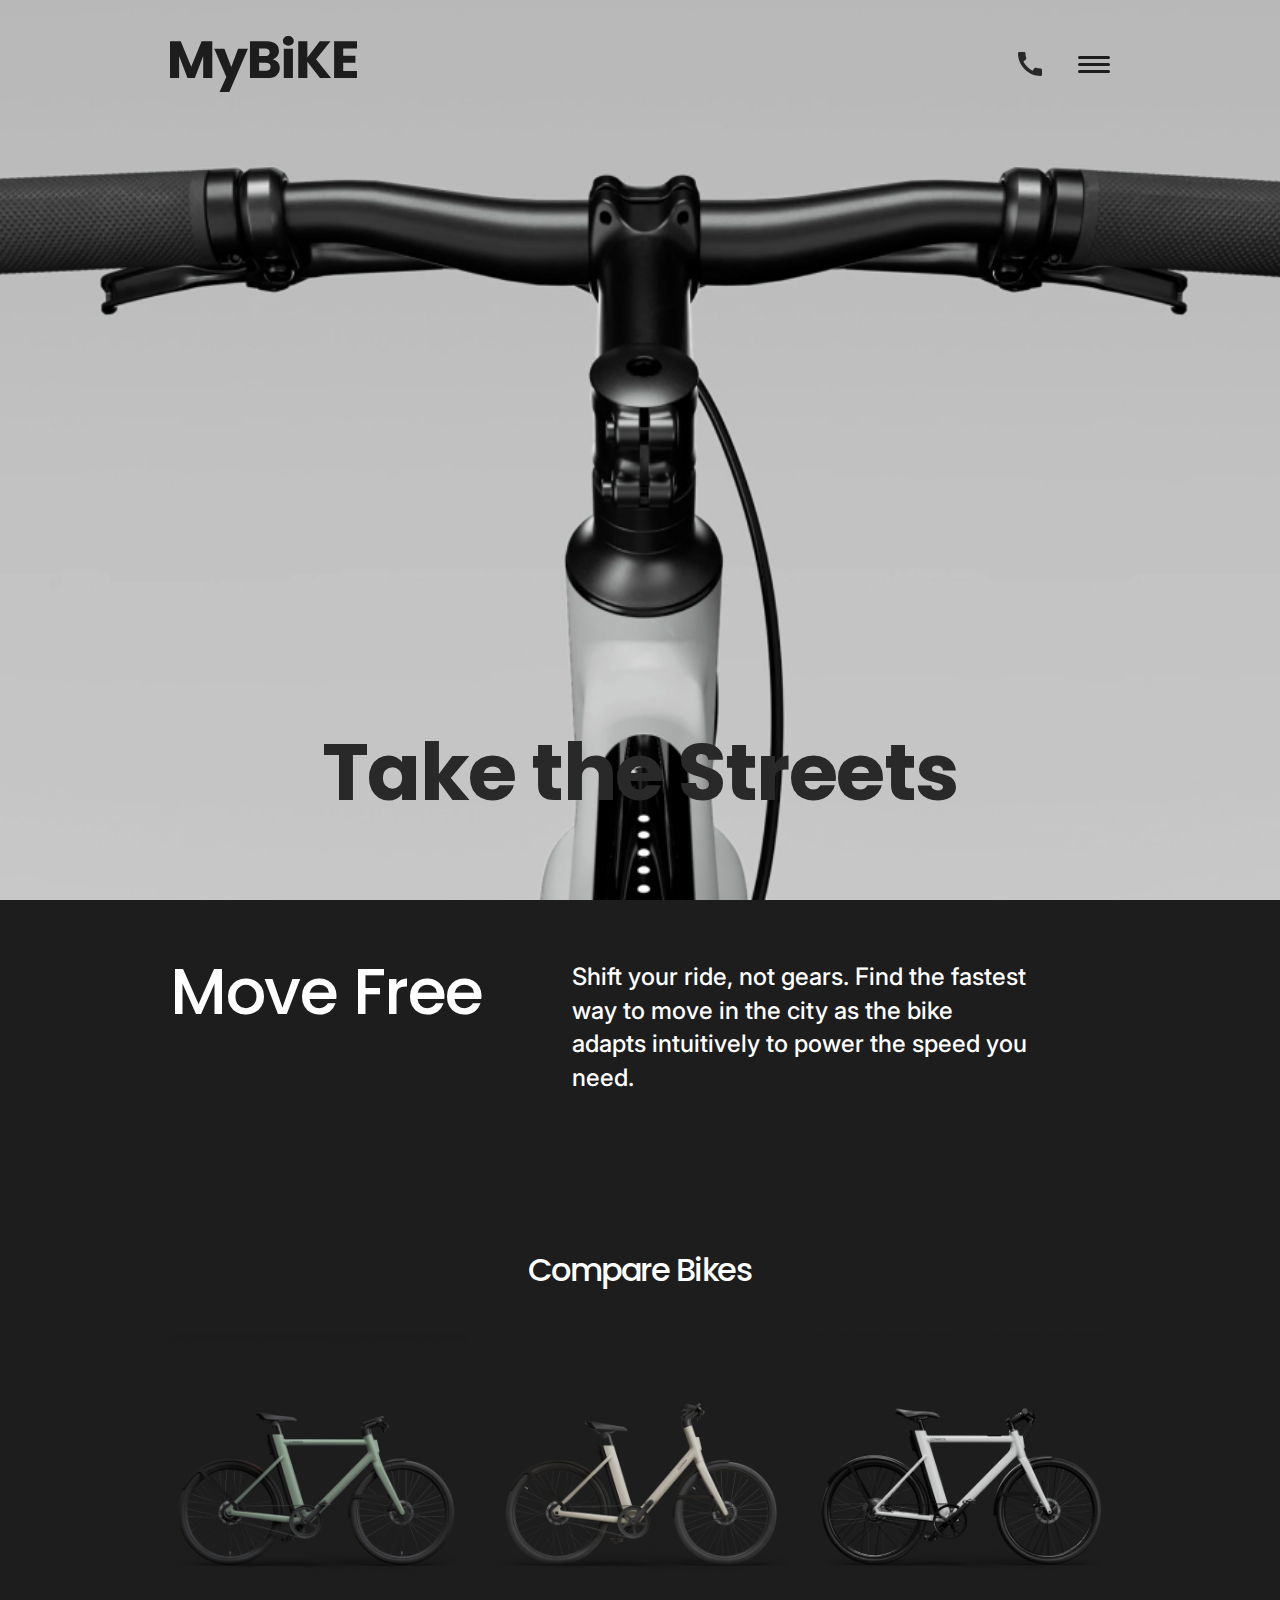
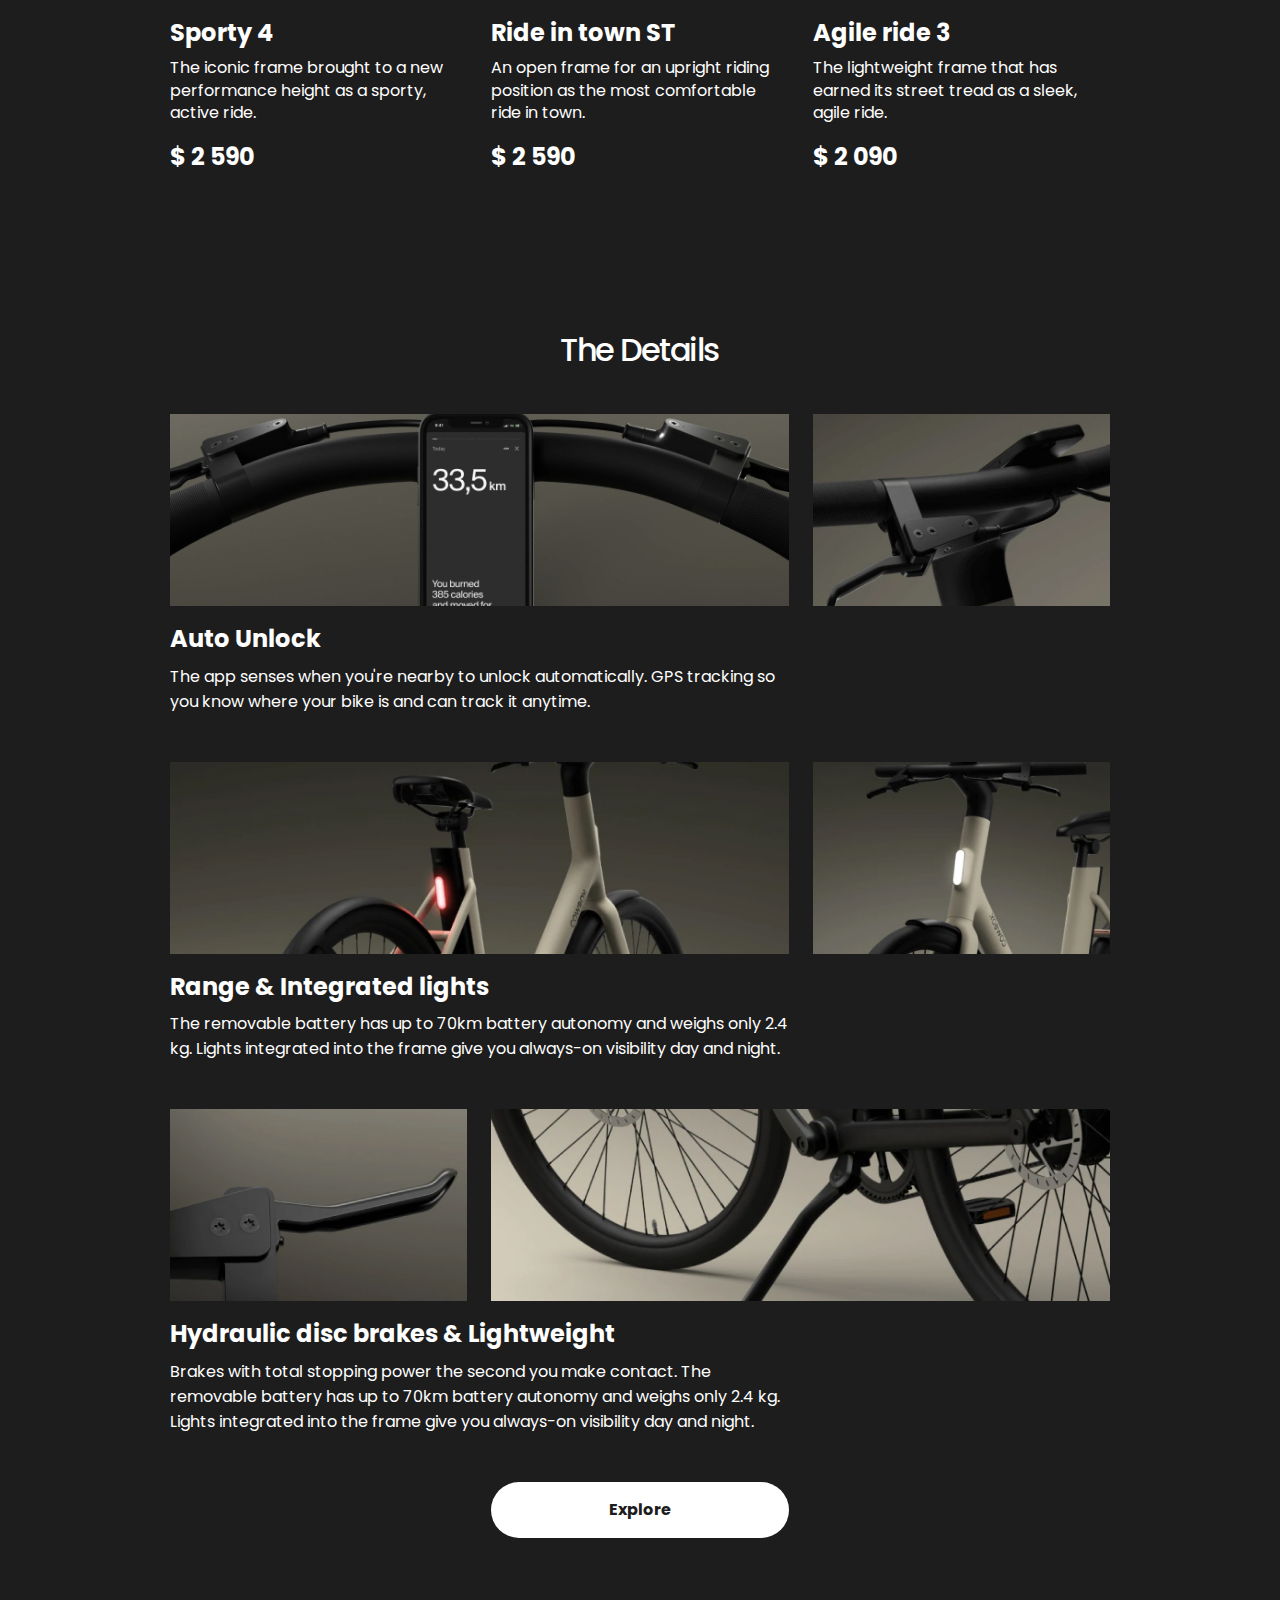
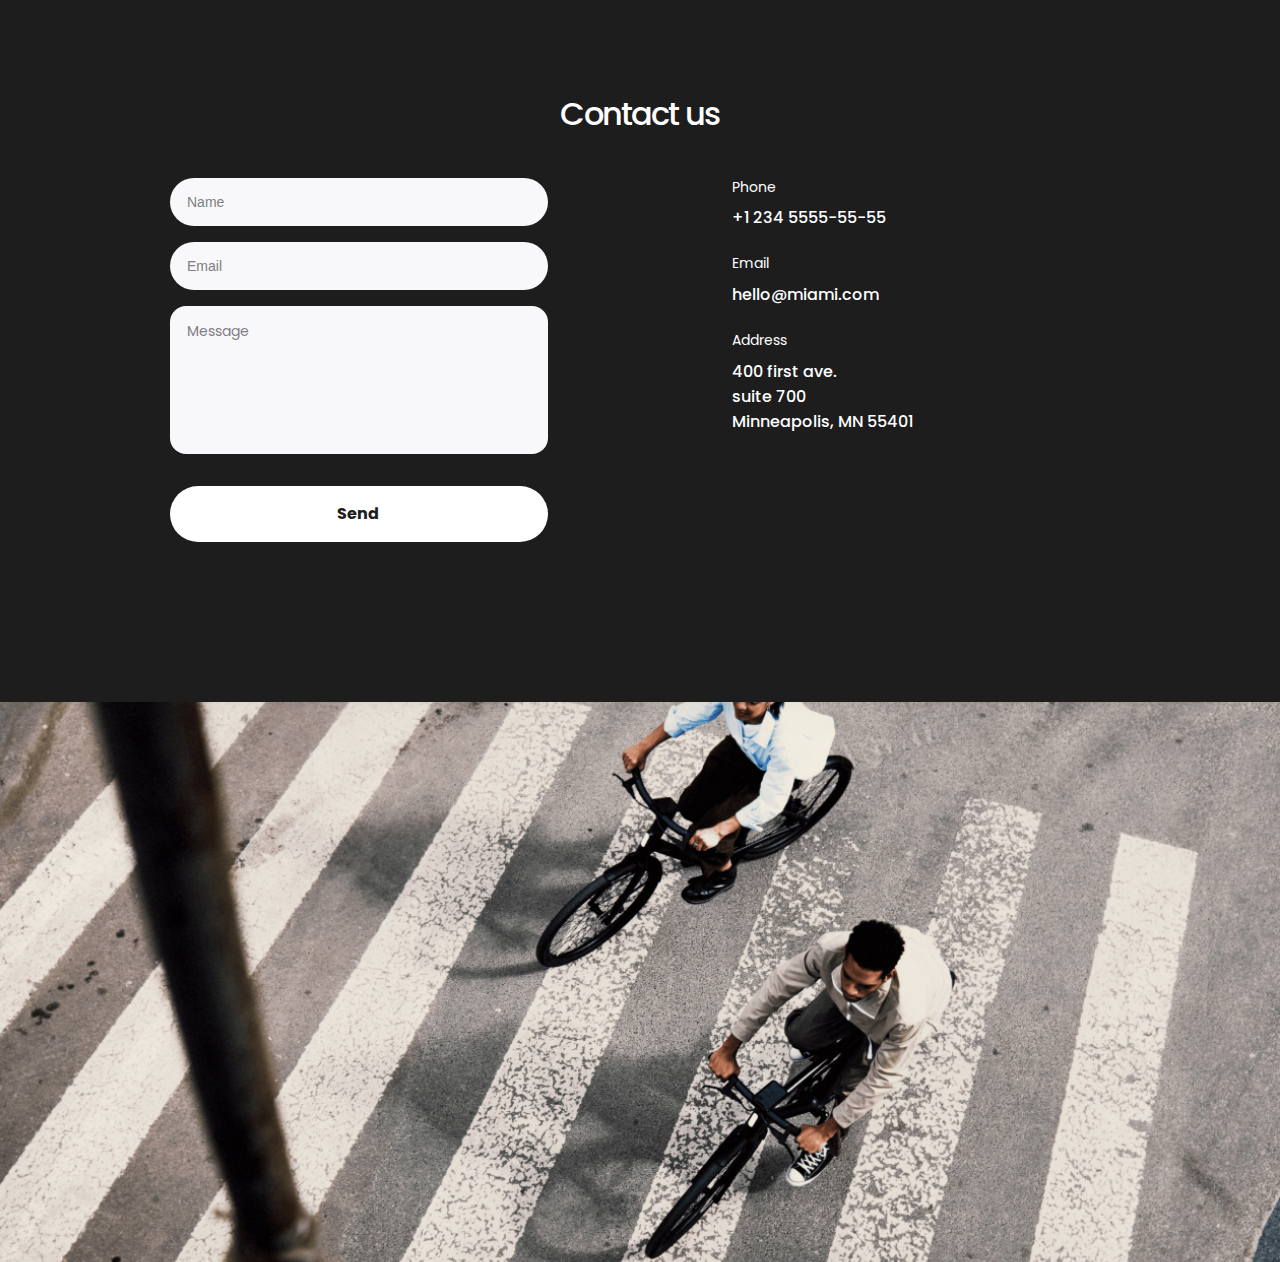
<file: index.html>
<!DOCTYPE html><html lang="en" class="page"><head><meta charset="UTF-8"><meta name="viewport" content="width=device-width, initial-scale=1.0"><title>MYBIKE</title><link rel="shortcut icon" href="favicon.fa6612ad.png" type="image/x-icon"><link rel="preconnect" href="https://fonts.googleapis.com"><link rel="preconnect" href="https://fonts.gstatic.com"><link href="https://fonts.googleapis.com/css2?family=Inter:wght@500;700&family=Poppins:wght@400;500;700&display=swap" rel="stylesheet"><link rel="stylesheet" href="main.5fc3d444.css"><script src="main.7865b1c6.js" defer></script></head><body class="page__body"> <header class="header page__header"> <div class="container"> <div class="header__content"> <div class="top-actions"> <a href="https://www.mybike.ua/ua" class="logo" target="_blank"> <img class="logo__image" src="logo.8583e6be.svg" alt="MYBIKE logo"> </a> <div class="header__actions"> <div> <a href="tel:+1 234 555-55-55" class="header__call icon icon--call"></a> </div> <a href="#menu" class="header__menu-icon icon icon--menu-opener"> <span></span> <span></span> <span></span> </a> </div> </div> <h1 class="header__title"> Take the Streets </h1> </div> </div> </header> <nav class="menu page__menu" id="menu"> <div class="container"> <div class="menu__content"> <div class="top-actions top-actions--in-menu menu__top"> <a href="https://www.mybike.ua/ua" class="logo logo--small" target="_blank"> <img class="logo__image" src="logo.8583e6be.svg" alt="MYBIKE logo"> </a> <div> <a href="#" class="top-actions__cross icon icon--cross"></a> </div> </div> <ul class="menu__list"> <li class="menu__item"> <a href="#" class="menu__link"> Home </a> </li> <li class="menu__item"> <a href="#about-us" class="menu__link"> About Us </a> </li> <li class="menu__item"> <a href="#compare-bikes" class="menu__link"> Compare Bikes </a> </li> <li class="menu__item"> <a href="#details" class="menu__link"> Details </a> </li> <li class="menu__item"> <a href="#contacts" class="menu__link"> Contacts </a> </li> </ul> <a href="tel:+1 234 5555-55-55" class="menu__call menu__call--phone"> +1 234 5555-55-55 </a> <a href="tel:+1 234 5555-55-55" class="menu__call menu__call--action"> Book a test ride </a> </div> </div> </nav> <main class="main"> <section class="page__section about" id="about-us"> <div class="container"> <div class="grid grid--tablet"> <h2 class="about__title grid__item grid__item--d--1-5 grid__item--t--1-3"> Move Free </h2> <p class="about__paragraph grid__item grid__item--d--6-11 grid__item--t--4-6"> Shift your ride, not gears. Find the fastest way to move in the city as the bike adapts intuitively to power the speed you need. </p> </div> </div> </section> <section class="page__section compare-bikes" id="compare-bikes"> <div class="container"> <h2 class="page__section-title"> Compare Bikes </h2> <div class="grid grid--tablet"> <div class="bike-card compare-bikes__card grid__item grid__item--t--2-5 grid__item--d--1-4"> <img src="1.bb8443e1.png" alt="Sporty 4" class="bike-card__image"> <h2 class="bike-card__title"> Sporty 4 </h2> <p class="bike-card__description"> The iconic frame brought to a new performance height as a sporty, active ride. </p> <p class="bike-card__price"> $ 2 590 </p> </div> <div class="bike-card compare-bikes__card grid__item grid__item--t--2-5 grid__item--d--5-8"> <img src="2.1a7ed235.png" alt="Ride in town ST" class="bike-card__image"> <h2 class="bike-card__title"> Ride in town ST </h2> <p class="bike-card__description"> An open frame for an upright riding position as the most comfortable ride in town. </p> <p class="bike-card__price"> $ 2 590 </p> </div> <div class="bike-card compare-bikes__card grid__item grid__item--t--2-5 grid__item--d--9-12"> <img src="3.a6a67771.png" alt="Agile ride 3" class="bike-card__image"> <h2 class="bike-card__title"> Agile ride 3 </h2> <p class="bike-card__description"> The lightweight frame that has earned its street tread as a sleek, agile ride. </p> <p class="bike-card__price"> $ 2 090 </p> </div> </div> </div> </section> <section class="page__section details" id="details"> <div class="container"> <h2 class="page__section-title"> The Details </h2> <div class="benefit details__benefit"> <div class="benefit__images"> <div class="grid"> <div class="grid__item grid__item--d--1-8 grid__item--t--1-4"> <div class="benefit__image-container"> <img src="1.18e11715.jpg" alt="benefit №1" class="benefit__image"> </div> </div> <div class="grid__item grid__item--d--9-12 grid__item--t--5-6"> <div class="benefit__image-container"> <img src="2.203ca340.jpg" alt="benefit №1 - Auto Unlock" class="benefit__image"> </div> </div> </div> </div> <div class="benefit__text"> <div class="grid grid--desktop"> <div class="grid__item grid__item--d--1-8"> <h4 class="benefit__title"> Auto Unlock </h4> <p class="benefir__description"> The app senses when you're nearby to unlock automatically. GPS tracking so you know where your bike is and can track it anytime. </p> </div> </div> </div> </div> <div class="benefit details__benefit"> <div class="benefit__images"> <div class="grid"> <div class="grid__item grid__item--d--1-8 grid__item--t--1-4"> <div class="benefit__image-container"> <img src="3.45cf7983.jpg" alt="benefit №2 - Range & Integrated lights" class="benefit__image"> </div> </div> <div class="grid__item grid__item--d--9-12 grid__item--t--5-6"> <div class="benefit__image-container"> <img src="4.a577c1d9.jpg" alt="benefit №2 - Range & Integrated lights" class="benefit__image"> </div> </div> </div> </div> <div class="benefit__text"> <div class="grid grid--desktop"> <div class="grid__item grid__item--d--1-8"> <h4 class="benefit__title"> Range & Integrated lights </h4> <p class="benefir__description"> The removable battery has up to 70km battery autonomy and weighs only 2.4 kg. Lights integrated into the frame give you always-on visibility day and night. </p> </div> </div> </div> </div> <div class="benefit details__benefit"> <div class="benefit__images"> <div class="grid"> <div class="grid__item grid__item--d--1-4 grid__item--t--1-2"> <div class="benefit__image-container"> <img src="5.aaebbd6f.jpg" alt="benefit №3 - Hydraulic disc brakes & Lightweight" class="benefit__image"> </div> </div> <div class="grid__item grid__item--d--5-12 grid__item--t--3-6"> <div class="benefit__image-container"> <img src="6.7ef5a885.jpg" alt="benefit №3 - Hydraulic disc brakes & Lightweight" class="benefit__image"> </div> </div> </div> </div> <div class="benefit__text"> <div class="grid grid--desktop"> <div class="grid__item grid__item--d--1-8"> <h4 class="benefit__title"> Hydraulic disc brakes & Lightweight </h4> <p class="benefir__description"> Brakes with total stopping power the second you make contact. The removable battery has up to 70km battery autonomy and weighs only 2.4 kg. Lights integrated into the frame give you always-on visibility day and night. </p> </div> </div> </div> </div> <div class="grid grid--tablet"> <div class="grid__item grid__item--d--5-8 grid__item--t--2-5"> <button class="details__button button"> Explore </button> </div> </div> </div> </section> <section class="page__section contacts" id="contacts"> <div class="container"> <h2 class="page__section-title"> Contact us </h2> <div class="grid grid--tablet"> <div class="grid__item grid__item--d--1-5 grid__item--t--1-3"> <form action="/" class="contacts__form" id="contact-form" method="post"> <label> <input class="contacts__field form-field" type="text" name="name" placeholder="Name" required> </label> <label> <input class="contacts__field form-field" type="email" name="email" placeholder="Email" required> </label> <label> <textarea class="contacts__field contacts__field--last form-field form-field--textarea" name="Message" placeholder="Message" required></textarea> </label> <label> <button class="button button--submit"> Send </button> </label> </form> </div> <div class="grid__item grid__item--d--8-10 grid__item--t--4-6"> <div class="contacts__info"> <div class="contacts__info-title"> Phone </div> <a href="tel:+1 234 5555-55-55" class="contacts__info-link"> +1 234 5555-55-55 </a> </div> <div class="contacts__info"> <div class="contacts__info-title"> Email </div> <a href="mailto:hello@miami.com" class="contacts__info-link"> hello@miami.com </a> </div> <div class="contacts__info"> <div class="contacts__info-title"> Address </div> <a href="https://goo.gl/maps/Kv8S7pZhTvVH6D5V6" target="_blank" class="contacts__info-link"> 400 first ave. <br> suite 700 <br> Minneapolis, MN 55401 </a> </div> </div> </div> </div> </section> </main> <footer class="footer"> </footer> </body></html>
</file>
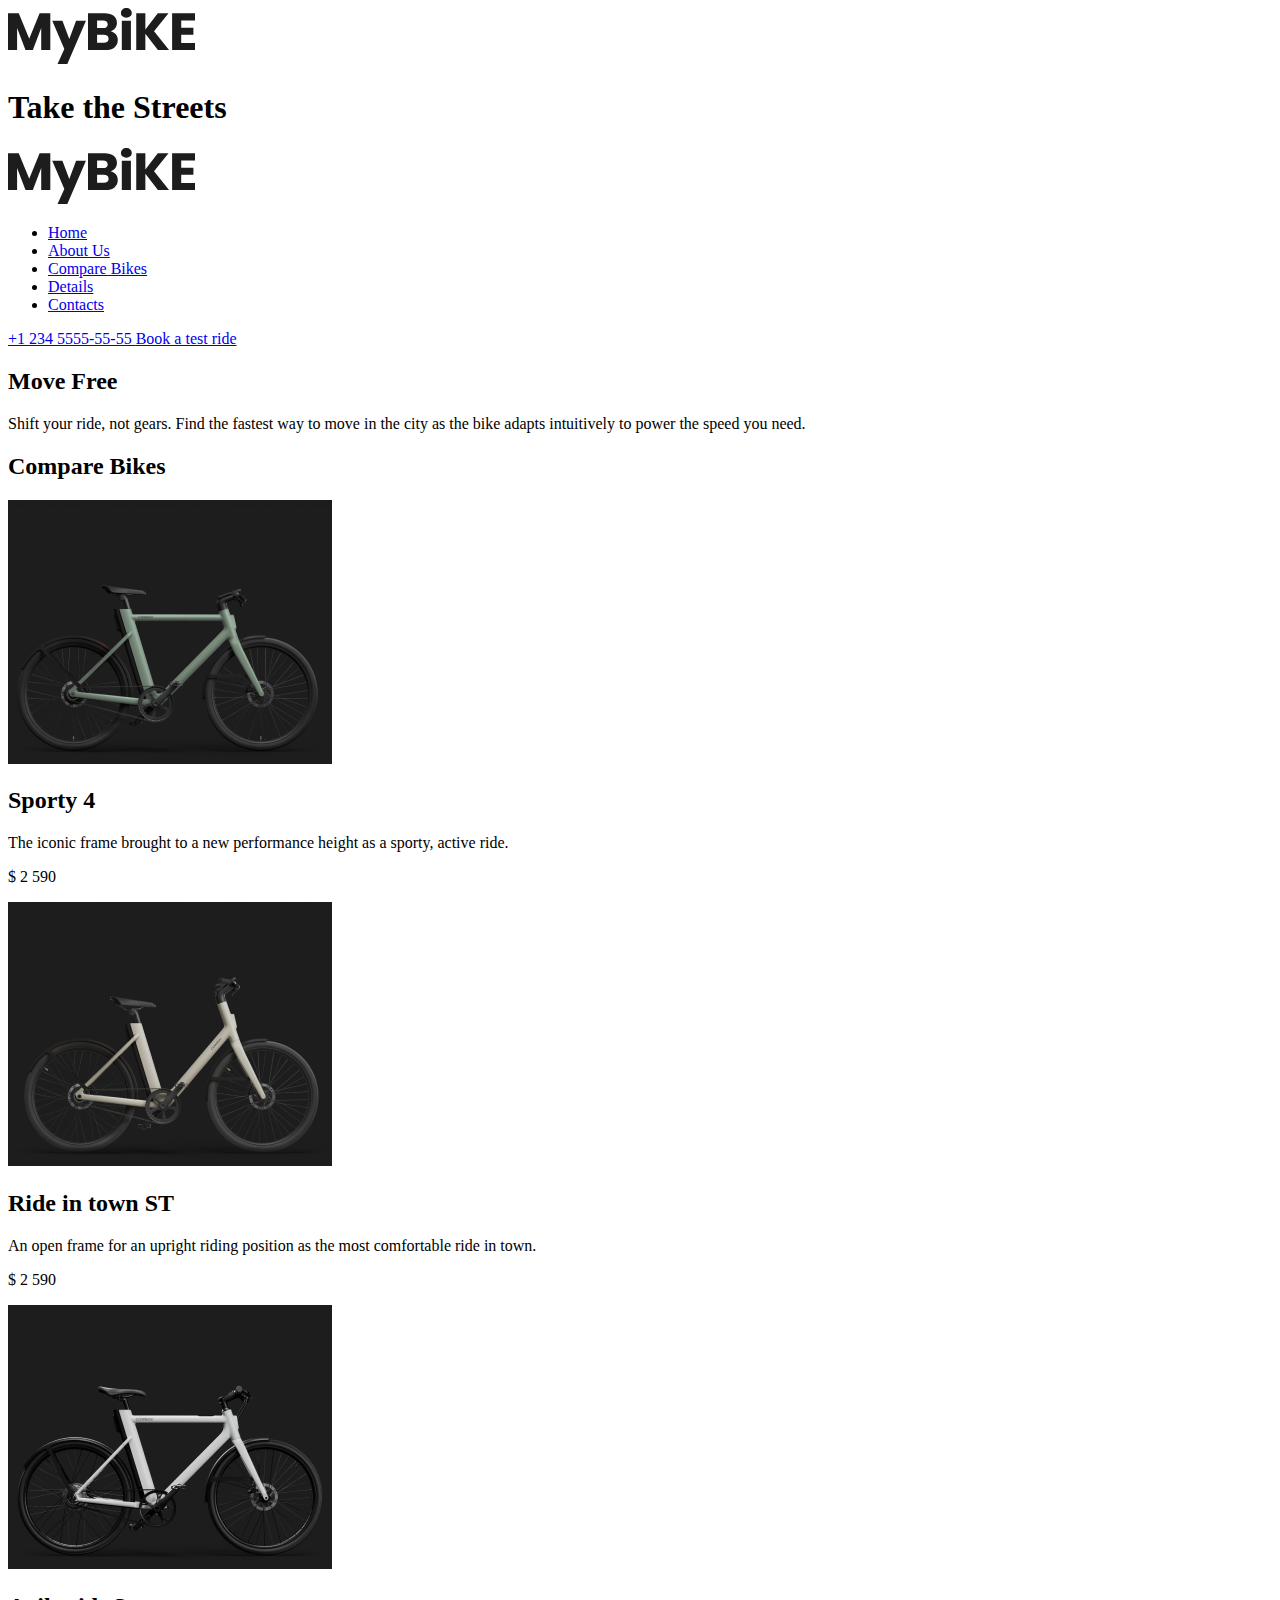
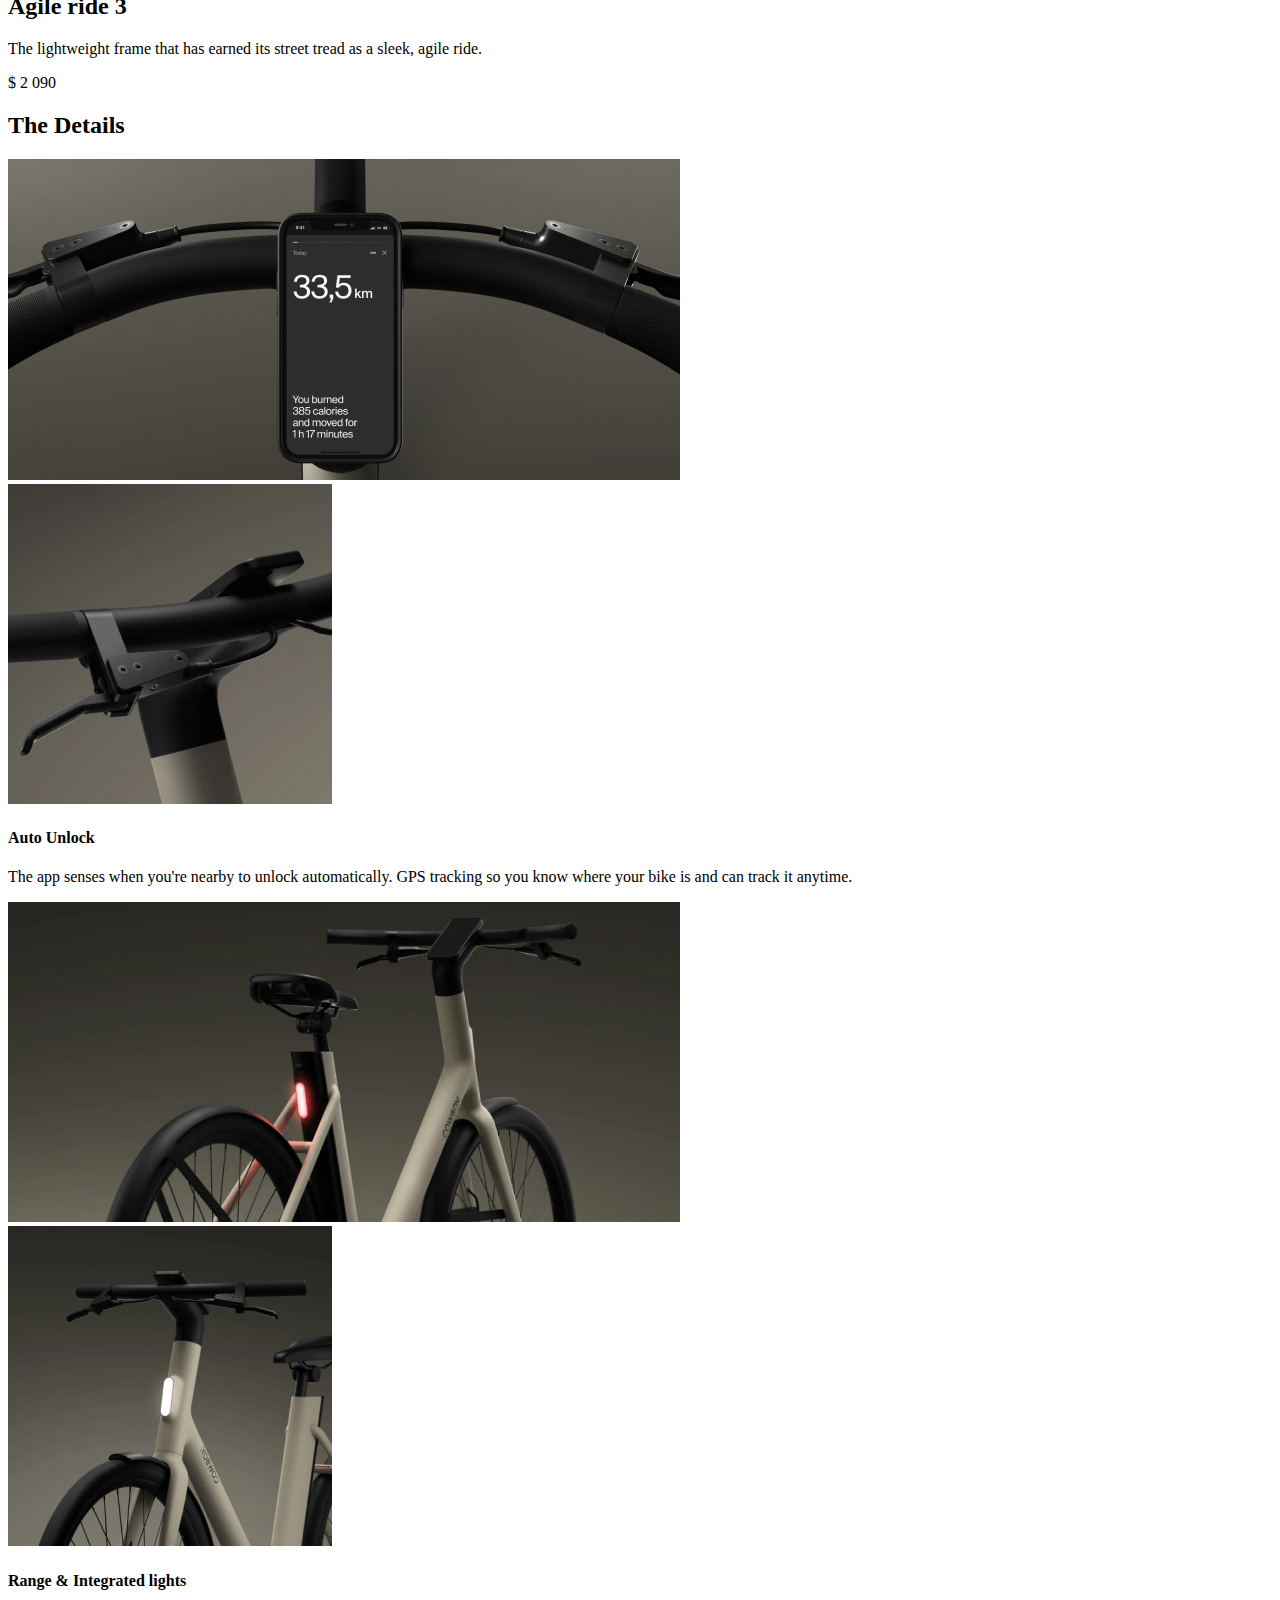
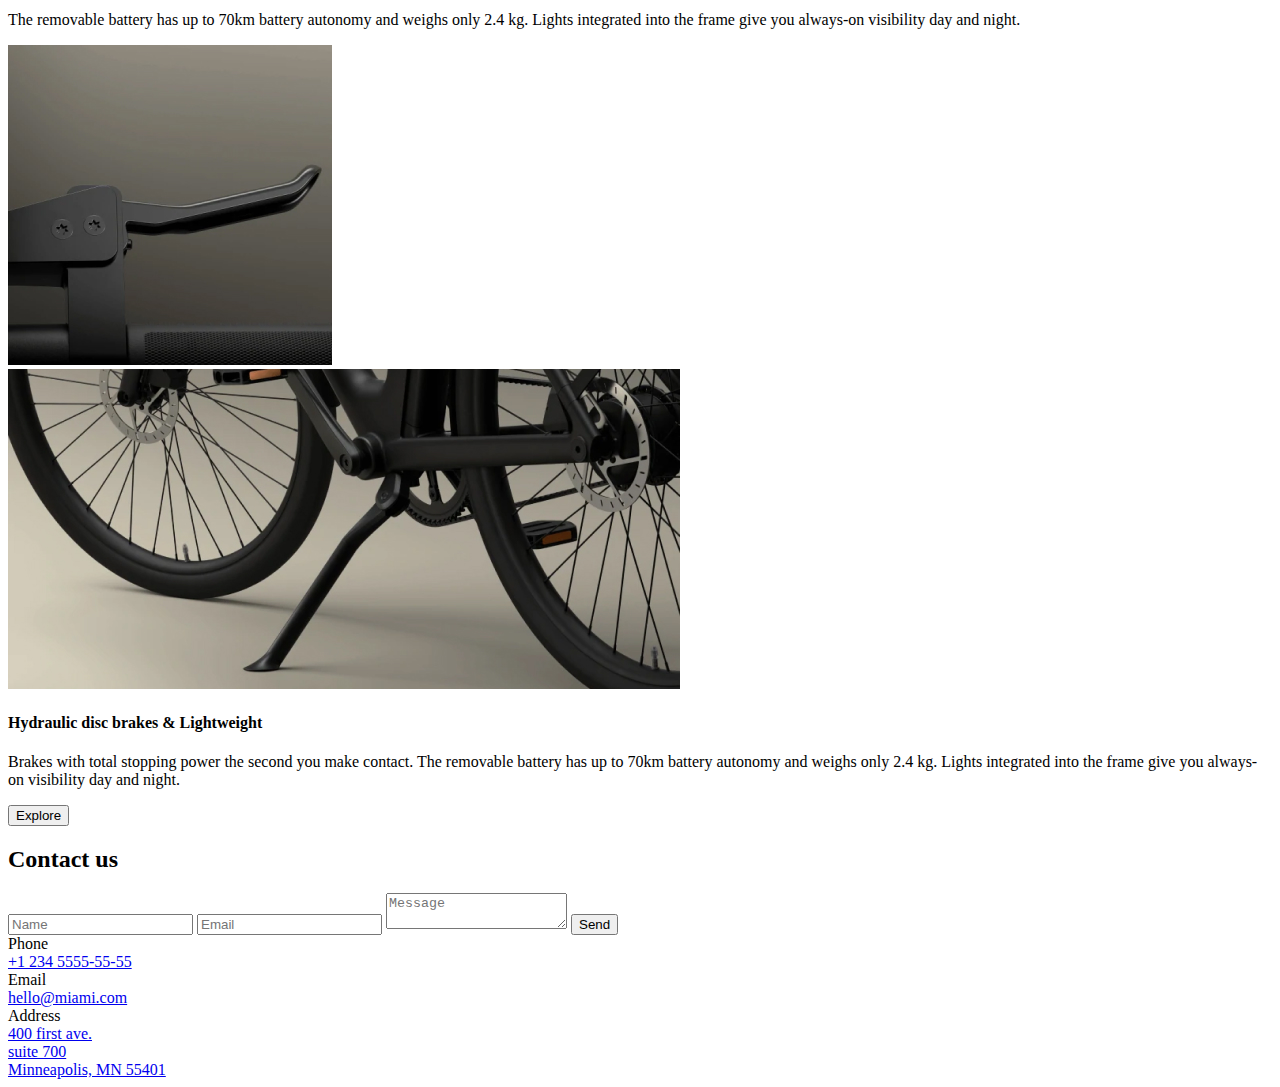
<file: src/index.html>
<!DOCTYPE html>
<html lang="en" class="page">
  <head>
    <meta charset="UTF-8">
    <meta name="viewport" content="width=device-width, initial-scale=1.0">
    <title>MYBIKE</title>

    <link rel="shortcut icon" href="images/favicon.png" type="image/x-icon">

    <link rel="preconnect" href="https://fonts.googleapis.com">
    <link rel="preconnect" href="https://fonts.gstatic.com">
    <link href="https://fonts.googleapis.com/css2?family=Inter:wght@500;700&family=Poppins:wght@400;500;700&display=swap" rel="stylesheet">

    <link rel="stylesheet" href="./styles/main.scss">
    <script src="scripts/main.js" defer></script>
  </head>
  <body class="page__body">
    <header class="header page__header" >
      <div class="container">
        <div class="header__content">
          <div class="top-actions">
            <a
              href="https://www.mybike.ua/ua"
              class="logo"
              target="_blank"
            >
              <img
                class="logo__image"
                src="images/logo.svg"
                alt="MYBIKE logo"
              >
            </a>
            <div class="header__actions">
              <div>
                <a href="tel:+1 234 555-55-55" class="header__call icon icon--call"></a>
              </div>
              <a href="#menu" class="header__menu-icon icon icon--menu-opener">
                <span></span>
                <span></span>
                <span></span>
              </a>
            </div>
          </div>
          <h1 class="header__title">
            Take the Streets
          </h1>
        </div>
      </div>
    </header>

    <nav class="menu page__menu" id="menu">
      <div class="container">
        <div class="menu__content">
          <div class="top-actions top-actions--in-menu menu__top">
            <a
              href="https://www.mybike.ua/ua"
              class="logo logo--small"
              target="_blank"
            >
              <img
                class="logo__image"
                src="images/logo.svg"
                alt="MYBIKE logo"
              >
            </a>
            <div>
              <a href="#" class="top-actions__cross icon icon--cross"></a>
            </div>
          </div>

          <ul class="menu__list">
            <li class="menu__item">
              <a href="#" class="menu__link">
                Home
              </a>
            </li>
            <li class="menu__item">
              <a href="#about-us" class="menu__link">
                About Us
              </a>
            </li>
            <li class="menu__item">
              <a href="#compare-bikes" class="menu__link">
                Compare Bikes
              </a>
            </li>
            <li class="menu__item">
              <a href="#details" class="menu__link">
                Details
              </a>
            </li>
            <li class="menu__item">
              <a href="#contacts" class="menu__link">
                Contacts
              </a>
            </li>
          </ul>

          <a
            href="tel:+1 234 5555-55-55"
            class="menu__call menu__call--phone"
          >
            +1 234 5555-55-55
          </a>
          <a
            href="tel:+1 234 5555-55-55"
            class="menu__call menu__call--action"
          >
            Book a test ride
          </a>
        </div>
      </div>
    </nav>

    <main class="main">
      <section class="page__section about" id="about-us">
        <div class="container">
          <div class="grid grid--tablet">
            <h2
              class="about__title
                grid__item
                grid__item--d--1-5
                grid__item--t--1-3"
            >
              Move Free
            </h2>
            <p
              class="about__paragraph
                grid__item
                grid__item--d--6-11
                grid__item--t--4-6"
              >
              Shift your ride, not gears. Find the fastest way to move in the city as the bike adapts intuitively to power the speed you need.
            </p>
          </div>
        </div>
      </section>

      <section class="page__section compare-bikes" id="compare-bikes">
        <div class="container">
          <h2 class="page__section-title">
            Compare Bikes
          </h2>
          <div class="grid grid--tablet">
            <div class="bike-card
              compare-bikes__card
              grid__item
              grid__item--t--2-5
              grid__item--d--1-4"
            >
              <img
                src="./images/bikes/1.png"
                alt="Sporty 4"
                class="bike-card__image"
              >
              <h2 class="bike-card__title">
                Sporty 4
              </h2>
              <p class="bike-card__description">
                The iconic frame brought to a new performance height as a sporty, active ride.
              </p>
              <p class="bike-card__price">
                $ 2 590
              </p>
            </div>
            <div class="bike-card
              compare-bikes__card
              grid__item
              grid__item--t--2-5
              grid__item--d--5-8"
            >
              <img
                src="./images/bikes/2.png"
                alt="Ride in town ST"
                class="bike-card__image"
              >
              <h2 class="bike-card__title">
                Ride in town ST
              </h2>
              <p class="bike-card__description">
                An open frame for an upright riding position as the most comfortable ride in town.
              </p>
              <p class="bike-card__price">
                $ 2 590
              </p>
            </div>
            <div class="bike-card
              compare-bikes__card
              grid__item
              grid__item--t--2-5
              grid__item--d--9-12"
            >
              <img
                src="images/bikes/3.png"
                alt="Agile ride 3"
                class="bike-card__image"
              >
              <h2 class="bike-card__title">
                Agile ride 3
              </h2>
              <p class="bike-card__description">
                The lightweight frame that has earned its street tread as a sleek, agile ride.
              </p>
              <p class="bike-card__price">
                $ 2 090
              </p>
            </div>
          </div>
        </div>
      </section>

      <section class="page__section details" id="details">
        <div class="container">
          <h2 class="page__section-title">
            The Details
          </h2>
          <div class="benefit details__benefit">
            <div class="benefit__images">
              <div class="grid">
                <div class="grid__item
                  grid__item--d--1-8
                  grid__item--t--1-4"
                >
                  <div class="benefit__image-container">
                    <img
                      src="images/photos/1.jpg"
                      alt="benefit №1"
                      class="benefit__image"
                    >
                  </div>
                </div>
                <div class="grid__item
                  grid__item--d--9-12
                  grid__item--t--5-6"
                >
                  <div class="benefit__image-container">
                    <img
                      src="images/photos/2.jpg"
                      alt="benefit №1 - Auto Unlock"
                      class="benefit__image"
                    >
                  </div>
                </div>
              </div>
            </div>
            <div class="benefit__text">
              <div class="grid grid--desktop">
                <div class="grid__item
                  grid__item--d--1-8"
                >
                  <h4 class="benefit__title">
                    Auto Unlock
                  </h4>
                  <p class="benefir__description">
                    The app senses when you're nearby to unlock automatically. GPS tracking so you know where your bike is and can track it anytime.
                  </p>
                </div>
              </div>
            </div>
          </div>

          <div class="benefit details__benefit">
            <div class="benefit__images">
              <div class="grid">
                <div class="grid__item
                  grid__item--d--1-8
                  grid__item--t--1-4"
                >
                  <div class="benefit__image-container">
                    <img
                      src="images/photos/3.jpg"
                      alt="benefit №2 - Range & Integrated lights"
                      class="benefit__image"
                    >
                  </div>
                </div>
                <div class="grid__item
                  grid__item--d--9-12
                  grid__item--t--5-6"
                >
                  <div class="benefit__image-container">
                    <img
                      src="images/photos/4.jpg"
                      alt="benefit №2 - Range & Integrated lights"
                      class="benefit__image"
                    >
                  </div>
                </div>
              </div>
            </div>
            <div class="benefit__text">
              <div class="grid grid--desktop">
                <div class="grid__item
                  grid__item--d--1-8"
                >
                  <h4 class="benefit__title">
                    Range & Integrated lights
                  </h4>
                  <p class="benefir__description">
                    The removable battery has up to 70km battery autonomy and weighs only 2.4 kg. Lights integrated into the frame give you always-on visibility day and night.
                  </p>
                </div>
              </div>
            </div>
          </div>

          <div class="benefit details__benefit">
            <div class="benefit__images">
              <div class="grid">
                <div class="grid__item
                  grid__item--d--1-4
                  grid__item--t--1-2"
                >
                  <div class="benefit__image-container">
                    <img
                      src="images/photos/5.jpg"
                      alt="benefit №3 - Hydraulic disc brakes & Lightweight"
                      class="benefit__image"
                    >
                  </div>
                </div>
                <div class="grid__item
                  grid__item--d--5-12
                  grid__item--t--3-6"
                >
                  <div class="benefit__image-container">
                    <img
                      src="images/photos/6.jpg"
                      alt="benefit №3 - Hydraulic disc brakes & Lightweight"
                      class="benefit__image"
                    >
                  </div>
                </div>
              </div>
            </div>
            <div class="benefit__text">
              <div class="grid grid--desktop">
                <div class="grid__item
                  grid__item--d--1-8"
                >
                  <h4 class="benefit__title">
                    Hydraulic disc brakes & Lightweight
                  </h4>
                  <p class="benefir__description">
                    Brakes with total stopping power the second you make contact. The removable battery has up to 70km battery autonomy and weighs only 2.4 kg. Lights integrated into the frame give you always-on visibility day and night.
                  </p>
                </div>
              </div>
            </div>
          </div>


          <div class="grid grid--tablet">
            <div class="grid__item
              grid__item--d--5-8
              grid__item--t--2-5"
              >
              <button class="details__button button">
                Explore
              </button>
            </div>
          </div>

        </div>
      </section>

      <section class="page__section contacts" id="contacts">
        <div class="container">
          <h2 class="page__section-title">
            Contact us
          </h2>

          <div class="grid grid--tablet">
            <div class="grid__item
              grid__item--d--1-5
              grid__item--t--1-3"
            >
              <form
                action="/"
                class="contacts__form"
                id="contact-form"
                method="post"
              >
                <label>
                  <input
                    class="contacts__field form-field"
                    type="text"
                    name="name"
                    placeholder="Name"
                    required
                  >
                </label>

                <label>
                  <input
                    class="contacts__field form-field"
                    type="email"
                    name="email"
                    placeholder="Email"
                    required
                  >
                </label>

                <label>
                  <textarea
                    class="
                      contacts__field
                      contacts__field--last
                      form-field
                      form-field--textarea
                    "
                    name="Message"
                    placeholder="Message"
                    required
                  ></textarea>
                </label>

                <label>
                  <button class="button button--submit">
                   Send
                  </button>
                </label>
              </form>
            </div>
            <div class="grid__item
              grid__item--d--8-10
              grid__item--t--4-6"
            >
              <div class="contacts__info">
                <div class="contacts__info-title">
                  Phone
                </div>
                <a href="tel:+1 234 5555-55-55" class="contacts__info-link">
                  +1 234 5555-55-55
                </a>
              </div>

              <div class="contacts__info">
                <div class="contacts__info-title">
                  Email
                </div>
                <a href="mailto:hello@miami.com" class="contacts__info-link">
                  hello@miami.com
                </a>
              </div>

              <div class="contacts__info">
                <div class="contacts__info-title">
                  Address
                </div>
                <a
                  href="https://goo.gl/maps/Kv8S7pZhTvVH6D5V6"
                  target="_blank"
                  class="contacts__info-link"
                >
                  400 first ave.
                  <br>
                  suite 700
                  <br>
                  Minneapolis, MN 55401
                </a>
              </div>
            </div>
          </div>
        </div>
      </section>
    </main>

    <footer class="footer">
    </footer>
  </body>
</html>
</file>
<file: main.5fc3d444.css>
:root{--icon-size:24px}.menu__call--phone:after,.menu__link:after{content:"";display:block;width:0;height:1px;background-color:#1d1d1d;transition-property:width;transition-duration:.3s}@media (min-width:1024px){.menu__call--phone:hover:after,.menu__link:hover:after{width:100%}}.menu__link:after{margin-top:8px}h1,h2,h3,h4,p,ul{margin:0}ul{padding:0;list-style:none}a{text-decoration:none}*{box-sizing:border-box}input:-webkit-autofill,input:-webkit-autofill:focus,input:-webkit-autofill:hover,select:-webkit-autofill,select:-webkit-autofill:focus,select:-webkit-autofill:hover,textarea:-webkit-autofill,textarea:-webkit-autofill:focus,textarea:-webkit-autofill:hover{border:1px solid #d5d7de;-webkit-text-fill-color:#f8f8fa;-webkit-box-shadow:0 0 0 1000px #000 inset;box-shadow:inset 0 0 0 1000px #000;transition:background-color .3s ease-in-out}.grid{display:grid;grid-template-columns:repeat(2,1fr);column-gap:20px}@media (min-width:744px){.grid{grid-template-columns:repeat(6,1fr);column-gap:24px}}@media (min-width:1024px){.grid{grid-template-columns:repeat(12,1fr)}}.grid--tablet{display:block}@media (min-width:744px){.grid--tablet{display:grid}}.grid--desktop{display:block}@media (min-width:1024px){.grid--desktop{display:grid}}@media (min-width:744px){.grid__item--t--1-1{grid-column:1/2}.grid__item--t--1-2{grid-column:1/3}.grid__item--t--1-3{grid-column:1/4}.grid__item--t--1-4{grid-column:1/5}.grid__item--t--1-5{grid-column:1/6}.grid__item--t--1-6{grid-column:1/7}.grid__item--t--2-2{grid-column:2/3}.grid__item--t--2-3{grid-column:2/4}.grid__item--t--2-4{grid-column:2/5}.grid__item--t--2-5{grid-column:2/6}.grid__item--t--2-6{grid-column:2/7}.grid__item--t--3-3{grid-column:3/4}.grid__item--t--3-4{grid-column:3/5}.grid__item--t--3-5{grid-column:3/6}.grid__item--t--3-6{grid-column:3/7}.grid__item--t--4-4{grid-column:4/5}.grid__item--t--4-5{grid-column:4/6}.grid__item--t--4-6{grid-column:4/7}.grid__item--t--5-5{grid-column:5/6}.grid__item--t--5-6{grid-column:5/7}.grid__item--t--6-6{grid-column:6/7}}@media (min-width:1024px){.grid__item--d--1-1{grid-column:1/2}.grid__item--d--1-2{grid-column:1/3}.grid__item--d--1-3{grid-column:1/4}.grid__item--d--1-4{grid-column:1/5}.grid__item--d--1-5{grid-column:1/6}.grid__item--d--1-6{grid-column:1/7}.grid__item--d--1-7{grid-column:1/8}.grid__item--d--1-8{grid-column:1/9}.grid__item--d--1-9{grid-column:1/10}.grid__item--d--1-10{grid-column:1/11}.grid__item--d--1-11{grid-column:1/12}.grid__item--d--1-12{grid-column:1/13}.grid__item--d--2-2{grid-column:2/3}.grid__item--d--2-3{grid-column:2/4}.grid__item--d--2-4{grid-column:2/5}.grid__item--d--2-5{grid-column:2/6}.grid__item--d--2-6{grid-column:2/7}.grid__item--d--2-7{grid-column:2/8}.grid__item--d--2-8{grid-column:2/9}.grid__item--d--2-9{grid-column:2/10}.grid__item--d--2-10{grid-column:2/11}.grid__item--d--2-11{grid-column:2/12}.grid__item--d--2-12{grid-column:2/13}.grid__item--d--3-3{grid-column:3/4}.grid__item--d--3-4{grid-column:3/5}.grid__item--d--3-5{grid-column:3/6}.grid__item--d--3-6{grid-column:3/7}.grid__item--d--3-7{grid-column:3/8}.grid__item--d--3-8{grid-column:3/9}.grid__item--d--3-9{grid-column:3/10}.grid__item--d--3-10{grid-column:3/11}.grid__item--d--3-11{grid-column:3/12}.grid__item--d--3-12{grid-column:3/13}.grid__item--d--4-4{grid-column:4/5}.grid__item--d--4-5{grid-column:4/6}.grid__item--d--4-6{grid-column:4/7}.grid__item--d--4-7{grid-column:4/8}.grid__item--d--4-8{grid-column:4/9}.grid__item--d--4-9{grid-column:4/10}.grid__item--d--4-10{grid-column:4/11}.grid__item--d--4-11{grid-column:4/12}.grid__item--d--4-12{grid-column:4/13}.grid__item--d--5-5{grid-column:5/6}.grid__item--d--5-6{grid-column:5/7}.grid__item--d--5-7{grid-column:5/8}.grid__item--d--5-8{grid-column:5/9}.grid__item--d--5-9{grid-column:5/10}.grid__item--d--5-10{grid-column:5/11}.grid__item--d--5-11{grid-column:5/12}.grid__item--d--5-12{grid-column:5/13}.grid__item--d--6-6{grid-column:6/7}.grid__item--d--6-7{grid-column:6/8}.grid__item--d--6-8{grid-column:6/9}.grid__item--d--6-9{grid-column:6/10}.grid__item--d--6-10{grid-column:6/11}.grid__item--d--6-11{grid-column:6/12}.grid__item--d--6-12{grid-column:6/13}.grid__item--d--7-7{grid-column:7/8}.grid__item--d--7-8{grid-column:7/9}.grid__item--d--7-9{grid-column:7/10}.grid__item--d--7-10{grid-column:7/11}.grid__item--d--7-11{grid-column:7/12}.grid__item--d--7-12{grid-column:7/13}.grid__item--d--8-8{grid-column:8/9}.grid__item--d--8-9{grid-column:8/10}.grid__item--d--8-10{grid-column:8/11}.grid__item--d--8-11{grid-column:8/12}.grid__item--d--8-12{grid-column:8/13}.grid__item--d--9-9{grid-column:9/10}.grid__item--d--9-10{grid-column:9/11}.grid__item--d--9-11{grid-column:9/12}.grid__item--d--9-12{grid-column:9/13}.grid__item--d--10-10{grid-column:10/11}.grid__item--d--10-11{grid-column:10/12}.grid__item--d--10-12{grid-column:10/13}.grid__item--d--11-11{grid-column:11/12}.grid__item--d--11-12{grid-column:11/13}.grid__item--d--12-12{grid-column:12/13}}.container{margin:0 auto;padding:0 20px;max-width:1020px}@media (min-width:744px){.container{padding:0 30px}}@media (min-width:1024px){.container{padding:0 40px}}.page{font-family:Poppins,sans-serif;scroll-behavior:smooth}.page__body{margin:0;background-color:#1d1d1d;color:#fff}.page__body--with-menu{overflow:hidden}.page__header{margin-bottom:60px}.page__menu{position:fixed;top:0;left:0;right:0;z-index:1;transform:translateX(-100%);transition-property:transform;transition-duration:.3s}.page__menu:target{transform:translate(0)}.page__section{padding-top:40px;margin-top:-40px;margin-bottom:80px}@media (min-width:744px){.page__section{margin-bottom:120px}}@media (min-width:1024px){.page__section{margin-bottom:160px}}.page__section-title{font-weight:500;font-size:32px;line-height:100%;text-align:center;letter-spacing:-1.5px;margin-bottom:48px}.logo{display:block;height:38px}@media (min-width:744px){.logo{height:56px}}.logo__image{display:block;height:100%}.logo--small{height:38px}@media (min-width:1024px){.logo--small{height:56px}}.icon{display:block;width:100%;height:0;padding-bottom:100%;background-size:cover;background-position:50%;background-repeat:no-repeat}.icon--call{background-image:url(phone.6e623eec.svg)}.icon--menu-opener{height:max-content;padding:0}.icon--menu-opener span{float:right;display:block;width:100%;height:3px;border-radius:3px;background-color:#1d1d1d;margin-bottom:4px;transition-property:width;transition-duration:.3s}.icon--menu-opener span:last-child{margin-bottom:0}@media (min-width:1024px){.icon--menu-opener:hover span:first-child{width:70%}.icon--menu-opener:hover span:last-child{width:50%}}.icon--cross{background-image:url(cross.698f0b24.svg);transition-property:transform;transition-duration:.3s}@media (min-width:1024px){.icon--cross:hover{transform:scale(1.15)}}.button{display:flex;align-items:center;justify-content:center;width:100%;height:56px;border:none;border-radius:40px;background-color:#fff;font-family:inherit;font-weight:700;font-size:16px;line-height:27px;text-align:center;cursor:pointer;color:#1d1d1d;transition-property:box-shadow;transition-duration:.3s}@media (min-width:1024px){.button:hover{box-shadow:1px 4px 16px rgba(232,232,240,.4)}}.button:active{box-shadow:1px 4px 16px rgba(232,232,240,.64)}.form-field{display:block;width:100%;height:48px;padding:14px 16px;background:#f8f8fa;border:1px solid transparent;border-radius:40px;font-size:14px;line-height:20px;color:#292929;outline:none;transition-property:background-color,border-color;transition-duration:.3s}.form-field::placeholder{font-size:14px;line-height:20px;color:#7e7e83}@media (min-width:1024px){.form-field:hover{background:#f8f8fa;border-color:#d5d7de}}.form-field:focus{border-color:#292929}.form-field--textarea{font-family:inherit;height:148px;border-radius:16px;resize:none}.top-actions{display:flex;justify-content:space-between;align-items:center}@media (min-width:744px){.top-actions{--icon-size:32px}}.top-actions__cross{width:var(--icon-size)}.header{background:url(header.2d75c7cd.jpg) 50%/cover no-repeat}@media (min-width:1024px){.header{--icon-size:32px}}.header__content{display:flex;flex-direction:column;justify-content:space-between;height:100vh;padding:28px 0 88px}@media (min-width:744px){.header__content{padding-top:36px;height:100vh}}.header__actions{display:flex;align-items:center;gap:var(--icon-size)}.header__call{width:var(--icon-size)}@media (min-width:1024px){.header__call:before{content:"+1 234 5555-55-55";transform:translate(-50%,50%) scaleX(0);display:block;width:max-content;padding-right:8px;font-size:12px;line-height:16px;font-weight:700;letter-spacing:2px;color:#292929;opacity:0;visibility:hidden;pointer-events:none;transition-property:opacity transform;transition-duration:.3s}.header__call:hover:before{pointer-events:all;visibility:visible;opacity:1;transform:translate(-100%,50%) scaleX(1)}}.header__menu-icon{width:var(--icon-size)}.header__title{text-align:center;font-weight:700;font-size:36px;line-height:100%;letter-spacing:-1.5px;color:#292929}@media (min-width:744px){.header__title{font-size:64px}}@media (min-width:1024px){.header__title{font-size:80px}}.menu{background-color:#c2c2c2}.menu__content{height:100vh;padding:28px 0;overflow-y:auto;z-index:1}@media (min-width:744px){.menu__content{padding:36px 0}}.menu__list,.menu__top{margin-bottom:40px}.menu__item{margin-bottom:24px}.menu__item:last-child{margin-bottom:0}.menu__link{display:inline-block;font-size:22px;line-height:100%;letter-spacing:2px;text-transform:uppercase}.menu__call,.menu__link{font-weight:700;color:#1d1d1d}.menu__call{display:block;width:max-content}.menu__call--phone{font-size:16px;line-height:27px;margin-bottom:16px}.menu__call--action{width:max-content;padding-bottom:8px;border-bottom:1px solid #1d1d1d;font-size:12px;line-height:16px;letter-spacing:2px;text-transform:uppercase}.about__title{font-size:32px;font-weight:500;line-height:100%;letter-spacing:-1.5px;margin-bottom:32px}@media (min-width:744px){.about__title{font-size:48px;margin-bottom:0}}@media (min-width:1024px){.about__title{font-size:64px}}.about__paragraph{font-family:Inter,sans-serif;font-size:24px;font-weight:500;line-height:140%}.compare-bikes__card{margin-bottom:40px}@media (min-width:744px){.compare-bikes__card{margin-bottom:48px}}@media (min-width:1024px){.compare-bikes__card{margin-bottom:0}}.compare-bikes__card:last-child{margin-bottom:0}.bike-card{transition-property:transform;transition-duration:.3s;cursor:zoom-in}@media (min-width:1024px){.bike-card:hover{transform:scale(1.05) translateY(-7px)}}.bike-card__image{width:100%;margin-bottom:32px}.bike-card__title{font-weight:700;font-size:24px;line-height:140%;margin-bottom:8px}.bike-card__description{font-size:16px;line-height:140%;margin-bottom:16px}.bike-card__price{font-weight:700;font-size:24px;line-height:140%}.details__benefit{margin-bottom:40px}@media (min-width:744px){.details__benefit{margin-bottom:48px}}.benefit__image-container{position:relative;box-sizing:border-box;width:100%;max-height:192px;margin-bottom:16px;overflow:hidden;cursor:zoom-in;transition-property:transform;transition-duration:.3s}.benefit__image-container:after{content:"";display:block;padding-bottom:100%}@media (min-width:744px){.benefit__image-container{padding-bottom:0;height:192px}}@media (min-width:1024px){.benefit__image-container{height:320px}.benefit__image-container:hover{transform:scale(1.05) translateY(-7px);z-index:1}}.benefit__image{position:absolute;width:100%;height:100%;object-fit:cover;object-position:center}.benefit__title{font-weight:700;font-size:24px;line-height:140%;margin-bottom:8px}.benefit__description{font-size:16px;line-height:140%}.contacts__form{margin-bottom:48px}@media (min-width:744px){.contacts__form{margin-bottom:0}}.contacts__field{margin-bottom:16px}.contacts__field--last{margin-bottom:32px}.contacts__info{margin-bottom:24px}.contacts__info-title{margin-bottom:8px;font-size:14px;line-height:140%}.contacts__info-link{font-weight:500;font-size:16px;line-height:140%;color:#fff;transition-property:color;transition-duration:.3s}@media (min-width:1024px){.contacts__info-link:hover{color:#c2c2c2}}.footer{height:200px;background:url(footer.130b3dfb.jpg) 50%/cover no-repeat}@media (min-width:744px){.footer{height:480px}}@media (min-width:1024px){.footer{height:560px}}
/*# sourceMappingURL=main.5fc3d444.css.map */
</file>
